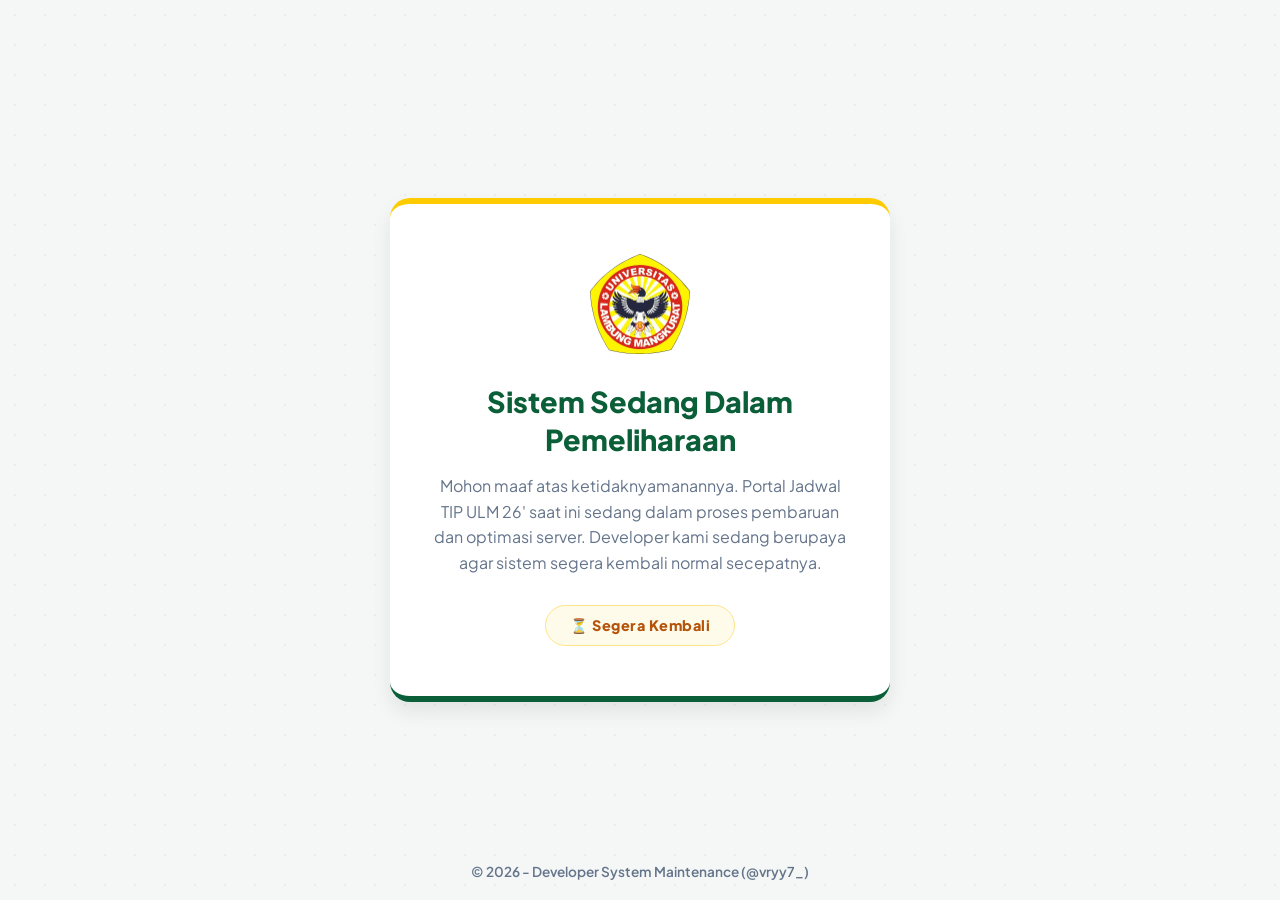
<file: maintenance.html>
<!DOCTYPE html>
<html lang="id">
<head>
    <meta charset="UTF-8">
    <meta name="viewport" content="width=device-width, initial-scale=1.0">
    <title>Sistem Dalam Pemeliharaan - TIP ULM 26'</title>
    <link href="https://fonts.googleapis.com/css2?family=Plus+Jakarta+Sans:wght@400;500;700;800&display=swap" rel="stylesheet">
    
    <style>
        /* ==========================================
           DESAIN KHAS TIP ULM (DIAMBIL DARI STYLE.CSS)
           ========================================== */
        :root {
            --ulm-green: #0a5f38;
            --ulm-green-light: #128c55;
            --ulm-yellow: #fecb00;
            --bg-main: #f4f7f6;
            --bg-card: #ffffff;
            --text-main: #1e293b;
            --text-muted: #64748b;
            --shadow-md: 0 10px 20px rgba(0,0,0,0.08);
            --radius-lg: 20px;
        }

        * {
            margin: 0;
            padding: 0;
            box-sizing: border-box;
            font-family: 'Plus Jakarta Sans', sans-serif;
            /* Mencegah teks diblok/diseleksi */
            user-select: none; 
            -webkit-user-select: none;
            -moz-user-select: none;
        }

        body {
            background-color: var(--bg-main);
            color: var(--text-main);
            display: flex;
            flex-direction: column;
            justify-content: center;
            align-items: center;
            min-height: 100vh;
            overflow: hidden; /* Mencegah scroll */
        }

        /* Latar belakang dengan efek jaring transparan */
        body::before {
            content: '';
            position: fixed;
            top: 0; left: 0; width: 100%; height: 100%;
            background-image: radial-gradient(var(--ulm-green) 1px, transparent 1px);
            background-size: 30px 30px;
            opacity: 0.05;
            z-index: -1;
        }

        .maintenance-card {
            background: var(--bg-card);
            width: 90%;
            max-width: 500px;
            padding: 50px 40px;
            border-radius: var(--radius-lg);
            box-shadow: var(--shadow-md);
            text-align: center;
            border-top: 6px solid var(--ulm-yellow);
            border-bottom: 6px solid var(--ulm-green);
            animation: slideUp 0.6s ease-out;
        }

        .pulse-logo {
            width: 100px;
            height: auto;
            margin-bottom: 25px;
            animation: pulse 2s infinite alternate;
        }

        h1 {
            font-size: 1.8rem;
            color: var(--ulm-green);
            font-weight: 800;
            margin-bottom: 15px;
            line-height: 1.3;
        }

        p {
            color: var(--text-muted);
            font-size: 1rem;
            line-height: 1.6;
            margin-bottom: 30px;
        }

        .badge-status {
            display: inline-block;
            background: #fffbeb;
            color: #b45309;
            border: 1px solid #fde68a;
            padding: 10px 24px;
            border-radius: 50px;
            font-weight: 800;
            font-size: 0.9rem;
            letter-spacing: 0.5px;
        }

        /* Animasi */
        @keyframes pulse {
            0% { transform: scale(0.95); opacity: 0.9; filter: drop-shadow(0 0 0 rgba(10, 95, 56, 0)); }
            100% { transform: scale(1.05); opacity: 1; filter: drop-shadow(0 10px 15px rgba(10, 95, 56, 0.2)); }
        }

        @keyframes slideUp {
            from { opacity: 0; transform: translateY(30px); }
            to { opacity: 1; transform: translateY(0); }
        }

        /* Footer Kustom */
        .footer {
            position: fixed;
            bottom: 20px;
            font-size: 0.85rem;
            color: var(--text-muted);
            font-weight: 600;
        }
    </style>
</head>
<body>

    <div class="maintenance-card">
        <!-- Pastikan nama file gambar logo ULM sesuai dengan yang ada di foldermu -->
        <img src="ulm.webp" alt="Logo ULM" class="pulse-logo">
        
        <h1>Sistem Sedang Dalam Pemeliharaan</h1>
        <p>Mohon maaf atas ketidaknyamanannya. Portal Jadwal TIP ULM 26' saat ini sedang dalam proses pembaruan dan optimasi server. Developer kami sedang berupaya agar sistem segera kembali normal secepatnya.</p>
        
        <div class="badge-status">
            ⏳ Segera Kembali
        </div>
    </div>

    <div class="footer">
        &copy; 2026 - Developer System Maintenance (@vryy7_)
    </div>

    <script>
        /* ==========================================
           SISTEM ANTI-INSPECT CODE & KEAMANAN DASAR
           ========================================== */
        
        // 1. Mencegah Klik Kanan (Context Menu)
        document.addEventListener('contextmenu', function(e) {
            e.preventDefault();
        });

        // 2. Mencegah Shortcut Keyboard Inspect Element & View Source
        document.onkeydown = function(e) {
            // Mencegah F12
            if (e.key === 'F12' || e.keyCode === 123) {
                e.preventDefault();
                return false;
            }
            // Mencegah Ctrl+Shift+I (Inspect)
            if (e.ctrlKey && e.shiftKey && (e.key === 'I' || e.key === 'i' || e.keyCode === 73)) {
                e.preventDefault();
                return false;
            }
            // Mencegah Ctrl+Shift+J (Console)
            if (e.ctrlKey && e.shiftKey && (e.key === 'J' || e.key === 'j' || e.keyCode === 74)) {
                e.preventDefault();
                return false;
            }
            // Mencegah Ctrl+Shift+C (Element Inspector)
            if (e.ctrlKey && e.shiftKey && (e.key === 'C' || e.key === 'c' || e.keyCode === 67)) {
                e.preventDefault();
                return false;
            }
            // Mencegah Ctrl+U (View Source)
            if (e.ctrlKey && (e.key === 'U' || e.key === 'u' || e.keyCode === 85)) {
                e.preventDefault();
                return false;
            }
            // Mencegah Ctrl+S (Save Page)
            if (e.ctrlKey && (e.key === 'S' || e.key === 's' || e.keyCode === 83)) {
                e.preventDefault();
                return false;
            }
            // Mencegah Ctrl+P (Print Page)
            if (e.ctrlKey && (e.key === 'P' || e.key === 'p' || e.keyCode === 80)) {
                e.preventDefault();
                return false;
            }
        };

    </script>
</body>
</html>
</file>
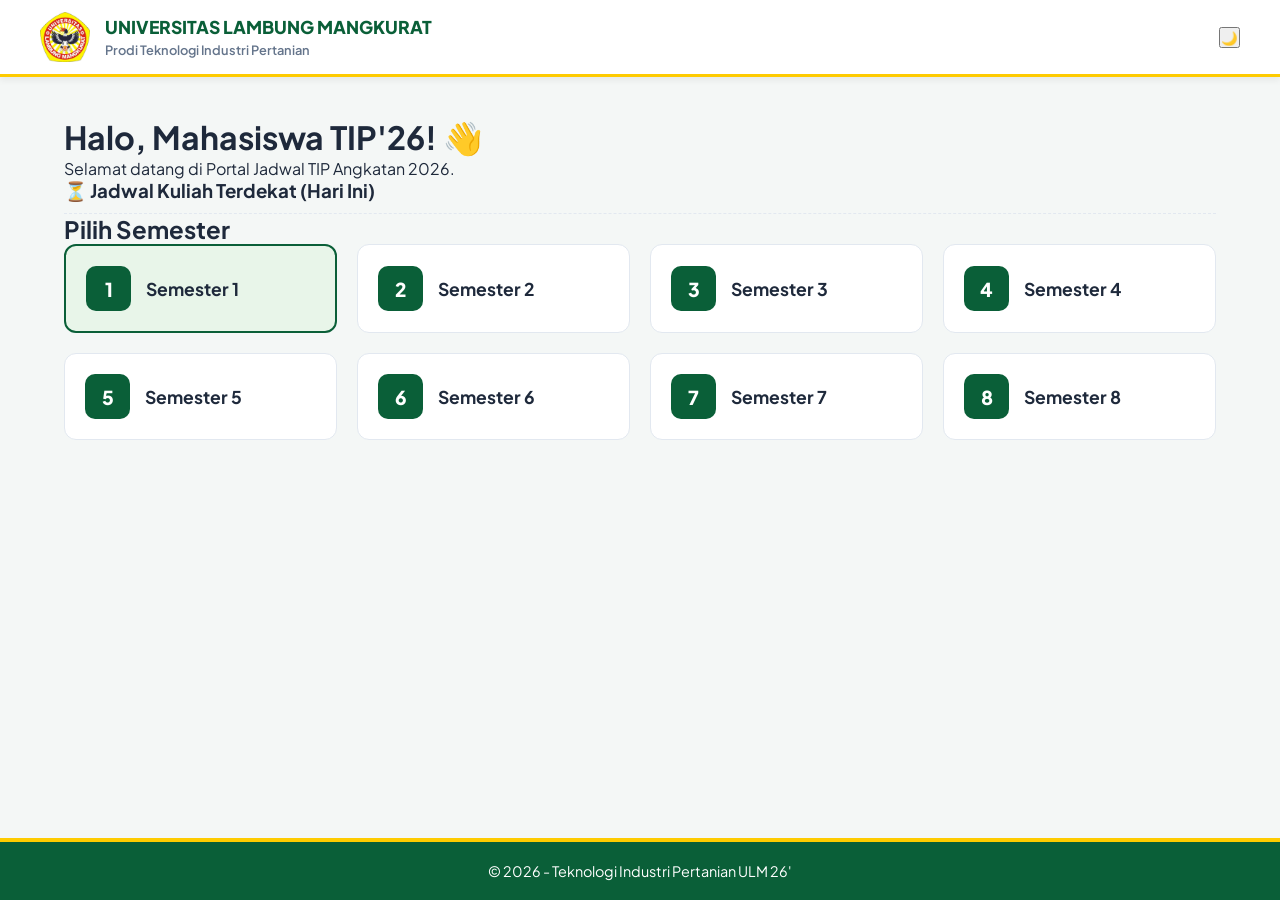
<file: p.html>
<!DOCTYPE html>
<html lang="id">
<head>
    <meta charset="UTF-8">
    <meta name="viewport" content="width=device-width, initial-scale=1.0">
    <title>Portal Jadwal TIP'26</title>
    <link href="https://fonts.googleapis.com/css2?family=Plus+Jakarta+Sans:wght@400;500;600;700;800&display=swap" rel="stylesheet">
    <link rel="stylesheet" href="style.css">
</head>
<body>

    <header class="navbar">
        <div class="nav-content">
            <div class="brand-container">
                <img src="images (9).jpg" alt="Logo ULM" class="brand-logo">
                <div class="brand-text">
                    <span class="brand-title">Universitas Lambung Mangkurat</span>
                    <span class="brand-subtitle">Prodi Teknologi Industri Pertanian</span>
                </div>
            </div>
            <button id="themeToggle" class="theme-btn" title="Ganti Tema">🌙</button>
        </div>
    </header>

    <main class="container">
        <!-- ================= DASHBOARD VIEW ================= -->
        <div id="dashboardView" class="view-section active">
            <div class="dashboard-header">
                <h1>Halo, Mahasiswa TIP'26! 👋</h1>
                <p>Selamat datang di Portal Jadwal TIP Angkatan 2026.</p>
            </div>

            <!-- Widget Jadwal Mendatang -->
            <div class="upcoming-widget">
                <div class="widget-header">
                    <h3>⏳ Jadwal Kuliah Terdekat (Hari Ini)</h3>
                </div>
                <div id="upcomingClassContainer" class="widget-body">
                    <!-- Diisi oleh JavaScript -->
                </div>
            </div>

            <div class="section-title-container">
                <h2>Pilih Semester</h2>
                <div class="line"></div>
            </div>

            <div class="semester-grid">
                <button class="semester-btn active" onclick="openSemester(1)">
                    <span class="sem-num">1</span>
                    <span class="sem-text">Semester 1</span>
                </button>
                <button class="semester-btn" onclick="openSemester(2)">
                    <span class="sem-num">2</span>
                    <span class="sem-text">Semester 2</span>
                </button>
                <button class="semester-btn" onclick="openSemester(3)">
                    <span class="sem-num">3</span>
                    <span class="sem-text">Semester 3</span>
                </button>
                <button class="semester-btn" onclick="openSemester(4)">
                    <span class="sem-num">4</span>
                    <span class="sem-text">Semester 4</span>
                </button>
                <button class="semester-btn" onclick="openSemester(5)">
                    <span class="sem-num">5</span>
                    <span class="sem-text">Semester 5</span>
                </button>
                <button class="semester-btn" onclick="openSemester(6)">
                    <span class="sem-num">6</span>
                    <span class="sem-text">Semester 6</span>
                </button>
                <button class="semester-btn" onclick="openSemester(7)">
                    <span class="sem-num">7</span>
                    <span class="sem-text">Semester 7</span>
                </button>
                <button class="semester-btn" onclick="openSemester(8)">
                    <span class="sem-num">8</span>
                    <span class="sem-text">Semester 8</span>
                </button>
            </div>
        </div>

        <!-- ================= SEMESTER 1 VIEW ================= -->
        <div id="scheduleView" class="view-section">
            <button class="back-btn" onclick="goHome()">⬅ Kembali ke Dashboard</button>
            
            <div class="page-header">
                <h1>Jadwal Semester 1</h1>
                <p>Kelas F - Semester Ganjil TA 2026/2027</p>
                <span class="badge-date">24 Agustus – 11 Desember 2026</span>
            </div>

            <div class="tools-container">
                <input type="text" id="searchInput" class="search-bar" placeholder="Cari mata kuliah atau nama dosen...">
                
                <div class="filter-tabs" id="filterTabs">
                    <button class="filter-btn active" data-hari="Semua">Semua Hari</button>
                    <button class="filter-btn" data-hari="Senin">Senin</button>
                    <button class="filter-btn" data-hari="Selasa">Selasa</button>
                    <button class="filter-btn" data-hari="Rabu">Rabu</button>
                    <button class="filter-btn" data-hari="Kamis">Kamis</button>
                </div>
            </div>

            <div class="schedule-grid" id="scheduleContainer">
                <!-- Diisi oleh JavaScript -->
            </div>
        </div>

        <!-- ================= COMING SOON VIEW ================= -->
        <div id="comingSoonView" class="view-section">
            <button class="back-btn" onclick="goHome()">⬅ Kembali ke Dashboard</button>
            <div class="empty-state">
                <h2 style="font-size: 2rem; color: var(--primary); margin-bottom: 10px;">🚧 Coming Soon 🚧</h2>
                <p>Jadwal perkuliahan untuk semester ini belum tersedia atau kamu belum memprogram KRS.</p>
            </div>
        </div>

    </main>

    <footer class="footer">
        <div class="footer-content">
            <p>&copy; 2026 - Teknologi Industri Pertanian ULM 26'</p>
        </div>
    </footer>

    <script src="script.js"></script>
</body>
</html>
</file>
<file: style.css>
/* ==========================================
   CSS UTAMA & VARIABEL
   ========================================== */
:root {
    --ulm-green: #0a5f38;
    --ulm-green-light: #128c55;
    --ulm-yellow: #fecb00;
    --bg-main: #f4f7f6;
    --bg-card: #ffffff;
    --text-main: #1e293b;
    --text-muted: #64748b;
    --border-color: #e2e8f0;
    --shadow-sm: 0 4px 6px rgba(0,0,0,0.05);
    --shadow-md: 0 10px 20px rgba(0,0,0,0.08);
    --radius-md: 12px;
    --radius-lg: 20px;
}

* { margin: 0; padding: 0; box-sizing: border-box; font-family: 'Plus Jakarta Sans', sans-serif; }

/* Flexbox Body untuk Sticky Footer */
body { 
    background-color: var(--bg-main); 
    color: var(--text-main); 
    overflow-x: hidden; 
    display: flex;
    flex-direction: column;
    min-height: 100vh;
}

/* Preloader */
.preloader { position: fixed; inset: 0; background: var(--bg-main); z-index: 9999; display: flex; flex-direction: column; justify-content: center; align-items: center; transition: opacity 0.5s; }
.pulse-logo { width: 120px; animation: pulse 1.5s infinite alternate; margin-bottom: 20px; }
@keyframes pulse { from { transform: scale(0.9); opacity: 0.8; } to { transform: scale(1.1); opacity: 1; } }

/* Navbar */
.navbar { background: var(--bg-card); padding: 12px 24px; box-shadow: var(--shadow-sm); position: sticky; top: 0; z-index: 50; border-bottom: 3px solid var(--ulm-yellow); }
.nav-content { max-width: 1200px; margin: 0 auto; display: flex; justify-content: space-between; align-items: center; }
.brand-container { display: flex; align-items: center; gap: 15px; }
.brand-logo { height: 50px; width: auto; }
.brand-title { font-size: 1.1rem; font-weight: 800; color: var(--ulm-green); text-transform: uppercase; display: block;}
.brand-subtitle { font-size: 0.8rem; font-weight: 600; color: var(--text-muted); }

/* Buttons & Inputs */
.btn-outline { background: transparent; border: 2px solid var(--ulm-green); color: var(--ulm-green); padding: 8px 20px; border-radius: 50px; cursor: pointer; font-weight: 700; transition: 0.3s; }
.btn-outline:hover { background: var(--ulm-green); color: white; }
.btn-primary { background: var(--ulm-green); border: none; color: white; padding: 10px 20px; border-radius: 8px; cursor: pointer; font-weight: 700; transition: 0.3s; }
.btn-primary:hover { background: var(--ulm-green-light); transform: translateY(-2px); }
.btn-danger { background: #ef4444; color: white; border: none; padding: 10px 20px; border-radius: 8px; cursor: pointer; font-weight: 700; transition: 0.3s;}
.btn-danger:hover { background: #dc2626; }
.btn-edit { background: var(--ulm-yellow); color: var(--ulm-green); border: none; padding: 6px 12px; border-radius: 6px; cursor: pointer; font-weight: 700; }

.modal-input { width: 100%; padding: 12px; border: 1px solid var(--border-color); border-radius: 8px; margin-bottom: 15px; font-size: 0.95rem; }
.modal-input:focus { outline: none; border-color: var(--ulm-green); }

/* Main Container */
.container { flex: 1; max-width: 1200px; margin: 0 auto; padding: 40px 24px; width: 100%; }
.page-header { text-align: center; margin-bottom: 40px; }
.page-header h1 { font-size: 2.5rem; color: var(--ulm-green); margin-bottom: 10px; }
.badge-date { display: inline-block; background: var(--ulm-yellow); color: var(--ulm-green); padding: 8px 24px; border-radius: 50px; font-weight: 800; }

.view-section { display: none; animation: fadeIn 0.4s ease; }
.view-section.active { display: block; }
@keyframes fadeIn { from { opacity: 0; transform: translateY(10px); } to { opacity: 1; transform: translateY(0); } }
.back-btn { background: transparent; border: none; color: var(--ulm-green); font-weight: 700; cursor: pointer; margin-bottom: 20px; font-size: 1rem; }

/* Dashboard Quick Links & Widgets */
.dashboard-widgets { display: grid; grid-template-columns: repeat(auto-fit, minmax(280px, 1fr)); gap: 20px; margin-bottom: 40px; }
.widget-card { background: var(--bg-card); padding: 24px; border-radius: var(--radius-lg); box-shadow: var(--shadow-sm); border: 1px solid var(--border-color); border-left: 5px solid var(--ulm-green); }
.widget-header { display: flex; align-items: center; gap: 10px; border-bottom: 1px dashed var(--border-color); padding-bottom: 10px; }

.quick-links-container { display: grid; grid-template-columns: repeat(auto-fit, minmax(300px, 1fr)); gap: 20px; margin-bottom: 50px; }
.quick-link-card { background: var(--bg-card); padding: 24px; border-radius: var(--radius-lg); text-decoration: none; color: var(--text-main); border: 2px solid transparent; box-shadow: var(--shadow-sm); transition: 0.3s; display: flex; flex-direction: column; align-items: center; text-align: center; }
.quick-link-card:hover { border-color: var(--ulm-yellow); transform: translateY(-3px); box-shadow: var(--shadow-md); }
.quick-link-card .icon { font-size: 3rem; margin-bottom: 10px; }
.quick-link-card h3 { color: var(--ulm-green); font-weight: 800; }

/* Semester Grid */
.semester-grid { display: grid; grid-template-columns: repeat(auto-fill, minmax(250px, 1fr)); gap: 20px; }
.semester-btn { background: var(--bg-card); border: 1px solid var(--border-color); border-radius: var(--radius-md); padding: 20px; display: flex; align-items: center; gap: 15px; cursor: pointer; transition: 0.3s; text-align: left; }
.semester-btn:hover { border-color: var(--ulm-green); box-shadow: var(--shadow-sm); }
.semester-btn.active { border: 2px solid var(--ulm-green); background: #e8f5e9; }
.semester-btn.locked { opacity: 0.7; }
.sem-num { background: var(--ulm-green); color: white; width: 45px; height: 45px; display: flex; align-items: center; justify-content: center; border-radius: 10px; font-size: 1.2rem; font-weight: 800; }
.sem-text { font-size: 1.1rem; font-weight: 700; color: var(--text-main); }

/* Modals */
.modal-overlay { position: fixed; inset: 0; background: rgba(0,0,0,0.6); display: none; justify-content: center; align-items: center; z-index: 1000; backdrop-filter: blur(4px); }
.modal-overlay.active { display: flex; animation: fadeIn 0.3s; }
.modal-card { background: var(--bg-card); width: 100%; max-width: 450px; border-radius: var(--radius-lg); overflow: hidden; box-shadow: var(--shadow-md); }
.welcome-card { text-align: center; padding: 40px 30px; }
.modal-header { background: var(--ulm-green); color: white; padding: 20px; display: flex; justify-content: space-between; border-bottom: 4px solid var(--ulm-yellow); }
.close-btn { background: transparent; border: none; color: white; font-size: 1.5rem; cursor: pointer; line-height: 1; }
.modal-body { padding: 24px; }
.error-msg { color: #ef4444; font-size: 0.85rem; text-align: center; margin-top: 10px; font-weight: 600; }

#customAlertModal .modal-card { max-width: 350px; padding: 10px; }
#confirmYesBtn:hover { background: #dc2626 !important; transform: translateY(-2px); }

/* Tools & Admin Panel */
.tools-container { display: flex; flex-direction: column; align-items: center; gap: 20px; margin-bottom: 40px; }
.search-tools-wrapper { display: flex; gap: 10px; width: 100%; max-width: 800px; justify-content: center; flex-wrap: wrap; }
.search-bar { flex: 1; min-width: 200px; padding: 12px 20px; border-radius: 50px; border: 1px solid var(--border-color); font-size: 0.95rem; background: var(--bg-card); color: var(--text-main); }
.select-filter { cursor: pointer; appearance: none; background-image: url('data:image/svg+xml;charset=US-ASCII,%3Csvg%20xmlns%3D%22http%3A%2F%2Fwww.w3.org%2F2000%2Fsvg%22%20width%3D%22292.4%22%20height%3D%22292.4%22%3E%3Cpath%20fill%3D%22%23007CB2%22%20d%3D%22M287%2069.4a17.6%2017.6%200%200%200-13-5.4H18.4c-5%200-9.3%201.8-12.9%205.4A17.6%2017.6%200%200%200%200%2082.2c0%205%201.8%209.3%205.4%2012.9l128%20127.9c3.6%203.6%207.8%205.4%2012.8%205.4s9.2-1.8%2012.8-5.4L287%2095c3.5-3.5%205.4-7.8%205.4-12.8%200-5-1.9-9.2-5.5-12.8z%22%2F%3E%3C%2Fsvg%3E'); background-repeat: no-repeat; background-position: right 1rem top 50%; background-size: 0.65rem auto; }
.btn-print { padding: 10px 24px; border-radius: 50px; font-weight: 700; }

.filter-tabs { display: flex; flex-wrap: wrap; justify-content: center; gap: 10px; }
.filter-btn { background: var(--bg-card); border: 1px solid var(--border-color); padding: 8px 20px; border-radius: 50px; cursor: pointer; font-weight: 600; color: var(--text-main); }
.filter-btn.active { background: var(--ulm-green); color: white; border-color: var(--ulm-green); }

.admin-panel { background: #e8f5e9; border-left: 5px solid var(--ulm-green); padding: 24px; border-radius: 12px; margin-bottom: 30px; }
.admin-controls { display: flex; gap: 15px; flex-wrap: wrap; }
.file-input { background: white; padding: 8px; border-radius: 8px; border: 1px solid var(--border-color); }
.admin-actions-card { display: flex; gap: 10px; justify-content: flex-end; margin-top: 15px; padding-top: 15px; border-top: 1px dashed var(--border-color); }

/* Cards Grid */
.schedule-grid { display: grid; grid-template-columns: repeat(auto-fill, minmax(320px, 1fr)); gap: 24px; }
.card { background: var(--bg-card); border-radius: var(--radius-lg); padding: 24px; box-shadow: var(--shadow-md); border-top: 5px solid var(--ulm-green); position: relative; transition: transform 0.2s; }
.card:hover { transform: translateY(-4px); }
.card-header { display: flex; justify-content: space-between; margin-bottom: 15px; align-items: center; }
.time { font-weight: 800; color: var(--ulm-green); display: flex; align-items: center; }
.room-badge { background: var(--ulm-yellow); color: var(--ulm-green); padding: 4px 12px; border-radius: 50px; font-weight: 800; font-size: 0.8rem; }
.subject-info h3 { font-size: 1.2rem; font-weight: 800; margin-bottom: 5px; color: var(--text-main); }
.day-text { font-size: 0.85rem; color: var(--text-muted); font-weight: 700; text-transform: uppercase; }
.lecturers { background: rgba(10, 95, 56, 0.05); padding: 12px; border-radius: 8px; margin-top: 12px; font-size: 0.9rem; font-weight: 500; border-left: 3px solid var(--ulm-yellow); color: var(--text-muted); }
.clash-warning { background: #fffbeb; color: #b45309; padding: 10px; border-radius: 8px; margin-top: 12px; font-size: 0.85rem; font-weight: 700; border: 1px solid #fde68a; }

/* FITUR BARU: LIVE BADGE, COUNTDOWN */
.live-badge { background: #ef4444; color: white; padding: 4px 10px; border-radius: 50px; font-size: 0.7rem; font-weight: 800; animation: blink 1.5s infinite; margin-left: 10px; }
.live-card { border-top: 5px solid #ef4444; box-shadow: 0 0 15px rgba(239, 68, 68, 0.2); }
@keyframes blink { 0% { opacity: 1; } 50% { opacity: 0.5; } 100% { opacity: 1; } }

.countdown-timer { font-family: 'Courier New', Courier, monospace; font-size: 1.8rem; font-weight: 900; color: var(--ulm-green); background: var(--bg-main); padding: 10px 20px; border-radius: 12px; display: inline-block; margin-top: 10px; border: 2px solid var(--ulm-yellow); letter-spacing: 2px; }

/* Toggle Switch Kustom (Notifikasi) */
.toggle-switch { position: relative; display: inline-block; width: 46px; height: 24px; }
.toggle-switch input { opacity: 0; width: 0; height: 0; }
.slider { position: absolute; cursor: pointer; top: 0; left: 0; right: 0; bottom: 0; background-color: #cbd5e1; transition: .4s; border-radius: 34px; }
.slider:before { position: absolute; content: ""; height: 16px; width: 16px; left: 4px; bottom: 4px; background-color: white; transition: .4s; border-radius: 50%; box-shadow: 0 2px 4px rgba(0,0,0,0.2); }
input:checked + .slider { background-color: var(--ulm-green); }
input:checked + .slider:before { transform: translateX(22px); }

/* Footer */
.footer { background: var(--ulm-green); color: white; text-align: center; padding: 20px; border-top: 4px solid var(--ulm-yellow); font-size: 0.9rem; }

/* ==========================================
   TEMA GELAP (DARK MODE)
   ========================================== */
[data-theme="dark"] {
    --bg-main: #0f172a;
    --bg-card: #1e293b;
    --text-main: #f8fafc;
    --text-muted: #94a3b8;
    --border-color: #334155;
}
[data-theme="dark"] .navbar { background: var(--bg-card); }
[data-theme="dark"] .semester-btn { background: var(--bg-card); }
[data-theme="dark"] .semester-btn.active { background: rgba(10, 95, 56, 0.2); }
[data-theme="dark"] .admin-panel { background: rgba(10, 95, 56, 0.1); border-color: var(--ulm-green); }
[data-theme="dark"] .lecturers { background: #0f172a; border-left: 3px solid var(--ulm-green); }
[data-theme="dark"] .countdown-timer { background: #0f172a; border-color: var(--ulm-green); }

/* ==========================================
   PENGATURAN CETAK (PRINT PDF)
   ========================================== */
@media print {
    body { background: white; color: black; display: block; }
    .navbar, .back-btn, .tools-container, #adminPanel, .footer, .dashboard-widgets, .admin-actions-card { display: none !important; }
    .container { padding: 0; margin: 0; max-width: 100%; }
    .card { break-inside: avoid; border: 1px solid #ccc; box-shadow: none; margin-bottom: 20px; }
}

@media (max-width: 768px) {
    .brand-title { display: none; }
    .search-tools-wrapper { flex-direction: column; }
    .search-bar, .btn-print { width: 100%; }
}
</file>
